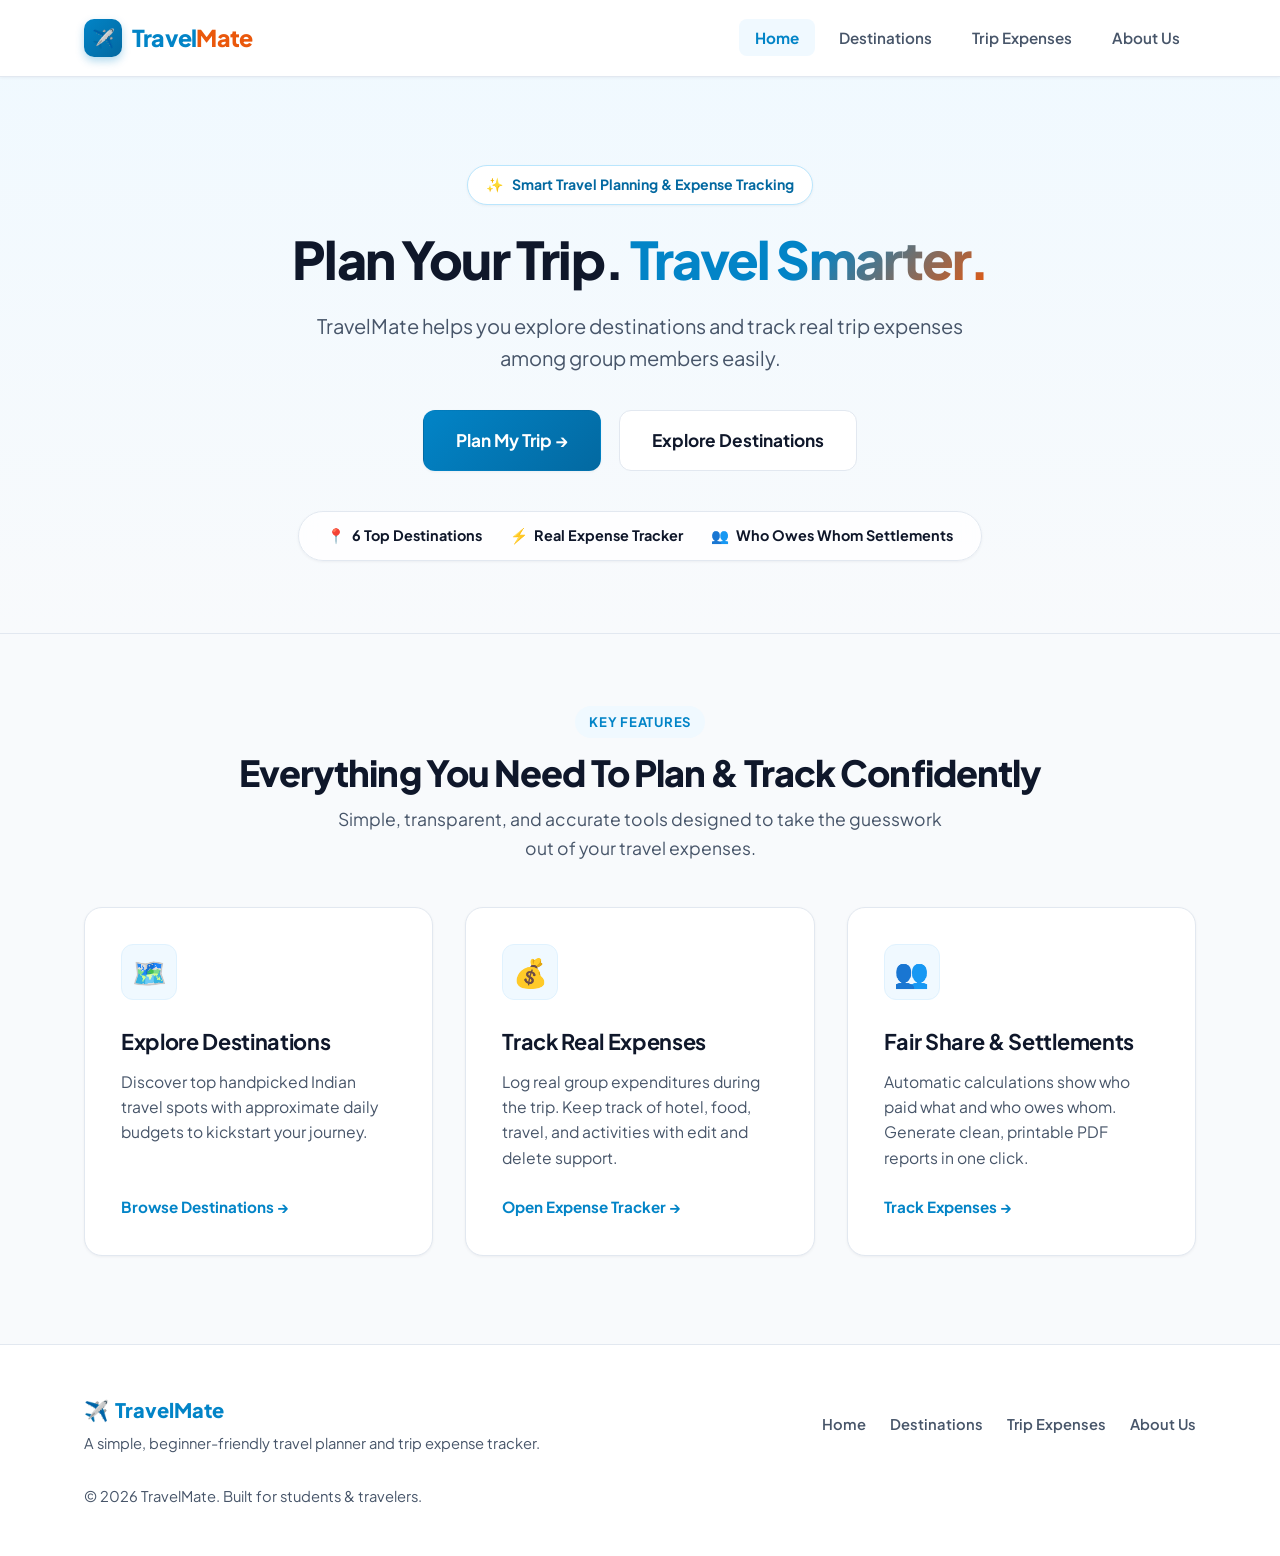
<file: index.html>
<!DOCTYPE html>
<html lang="en">
<head>
  <meta charset="UTF-8">
  <meta name="viewport" content="width=device-width, initial-scale=1.0">
  <title>TravelMate - Plan Your Trip. Travel Smarter.</title>
  <!-- Google Fonts: Plus Jakarta Sans -->
  <link rel="preconnect" href="https://fonts.googleapis.com">
  <link rel="preconnect" href="https://fonts.gstatic.com" crossorigin>
  <link href="https://fonts.googleapis.com/css2?family=Plus+Jakarta+Sans:wght@400;500;600;700;800&display=swap" rel="stylesheet">
  <!-- Main Stylesheet -->
  <link rel="stylesheet" href="css/style.css">
</head>
<body>

  <!-- Navigation Bar -->
  <header class="navbar">
    <div class="container nav-container">
      <a href="index.html" class="logo">
        <div class="logo-icon-wrap">✈️</div>
        <div class="logo-text">Travel<span>Mate</span></div>
      </a>

      <!-- Mobile Menu Toggle Button -->
      <button class="menu-toggle" id="menuToggle" aria-label="Toggle Navigation">
        ☰
      </button>

      <!-- Navigation Links -->
      <nav>
        <ul class="nav-links" id="navLinks">
          <li><a href="index.html" class="nav-link active">Home</a></li>
          <li><a href="destinations.html" class="nav-link">Destinations</a></li>
          <li><a href="budget.html" class="nav-link">Trip Expenses</a></li>
          <li><a href="about.html" class="nav-link">About Us</a></li>
        </ul>
      </nav>
    </div>
  </header>

  <!-- Main Content -->
  <main>
    <!-- Hero Section -->
    <section class="hero">
      <div class="container">
        <div class="hero-content">
          <div class="hero-badge">
            <span>✨</span> Smart Travel Planning & Expense Tracking
          </div>
          <h1 class="hero-title">
            Plan Your Trip. <span>Travel Smarter.</span>
          </h1>
          <p class="hero-desc">
            TravelMate helps you explore destinations and track real trip expenses among group members easily.
          </p>
          <div class="hero-actions">
            <a href="budget.html" class="btn btn-primary btn-lg">Plan My Trip &rarr;</a>
            <a href="destinations.html" class="btn btn-outline btn-lg">Explore Destinations</a>
          </div>
          
          <!-- Trust / Highlights Strip -->
          <div class="hero-stats">
            <div class="hero-stat-item">
              <span>📍</span> <strong>6 Top Destinations</strong>
            </div>
            <div class="hero-stat-item">
              <span>⚡</span> <strong>Real Expense Tracker</strong>
            </div>
            <div class="hero-stat-item">
              <span>👥</span> <strong>Who Owes Whom Settlements</strong>
            </div>
          </div>
        </div>
      </div>
    </section>

    <!-- Features Section -->
    <section class="features-section">
      <div class="container">
        <div class="section-header">
          <span class="section-tag">Key Features</span>
          <h2 class="section-title">Everything You Need To Plan & Track Confidently</h2>
          <p class="section-subtitle">
            Simple, transparent, and accurate tools designed to take the guesswork out of your travel expenses.
          </p>
        </div>

        <div class="features-grid">
          <!-- Feature Card 1 -->
          <div class="feature-card">
            <div class="feature-icon-wrap">🗺️</div>
            <h3 class="feature-title">Explore Destinations</h3>
            <p class="feature-desc">
              Discover top handpicked Indian travel spots with approximate daily budgets to kickstart your journey.
            </p>
            <a href="destinations.html" class="feature-link">Browse Destinations &rarr;</a>
          </div>

          <!-- Feature Card 2 -->
          <div class="feature-card">
            <div class="feature-icon-wrap">💰</div>
            <h3 class="feature-title">Track Real Expenses</h3>
            <p class="feature-desc">
              Log real group expenditures during the trip. Keep track of hotel, food, travel, and activities with edit and delete support.
            </p>
            <a href="budget.html" class="feature-link">Open Expense Tracker &rarr;</a>
          </div>

          <!-- Feature Card 3 -->
          <div class="feature-card">
            <div class="feature-icon-wrap">👥</div>
            <h3 class="feature-title">Fair Share & Settlements</h3>
            <p class="feature-desc">
              Automatic calculations show who paid what and who owes whom. Generate clean, printable PDF reports in one click.
            </p>
            <a href="budget.html" class="feature-link">Track Expenses &rarr;</a>
          </div>
        </div>
      </div>
    </section>
  </main>

  <!-- Footer -->
  <footer class="footer">
    <div class="container footer-content">
      <div>
        <div class="footer-logo">
          <span>✈️</span> TravelMate
        </div>
        <p>A simple, beginner-friendly travel planner and trip expense tracker.</p>
      </div>
      <ul class="footer-links">
        <li><a href="index.html">Home</a></li>
        <li><a href="destinations.html">Destinations</a></li>
        <li><a href="budget.html">Trip Expenses</a></li>
        <li><a href="about.html">About Us</a></li>
      </ul>
      <div>
        <p>&copy; 2026 TravelMate. Built for students & travelers.</p>
      </div>
    </div>
  </footer>

  <!-- Main JavaScript File -->
  <script src="js/script.js"></script>
</body>
</html>
</file>
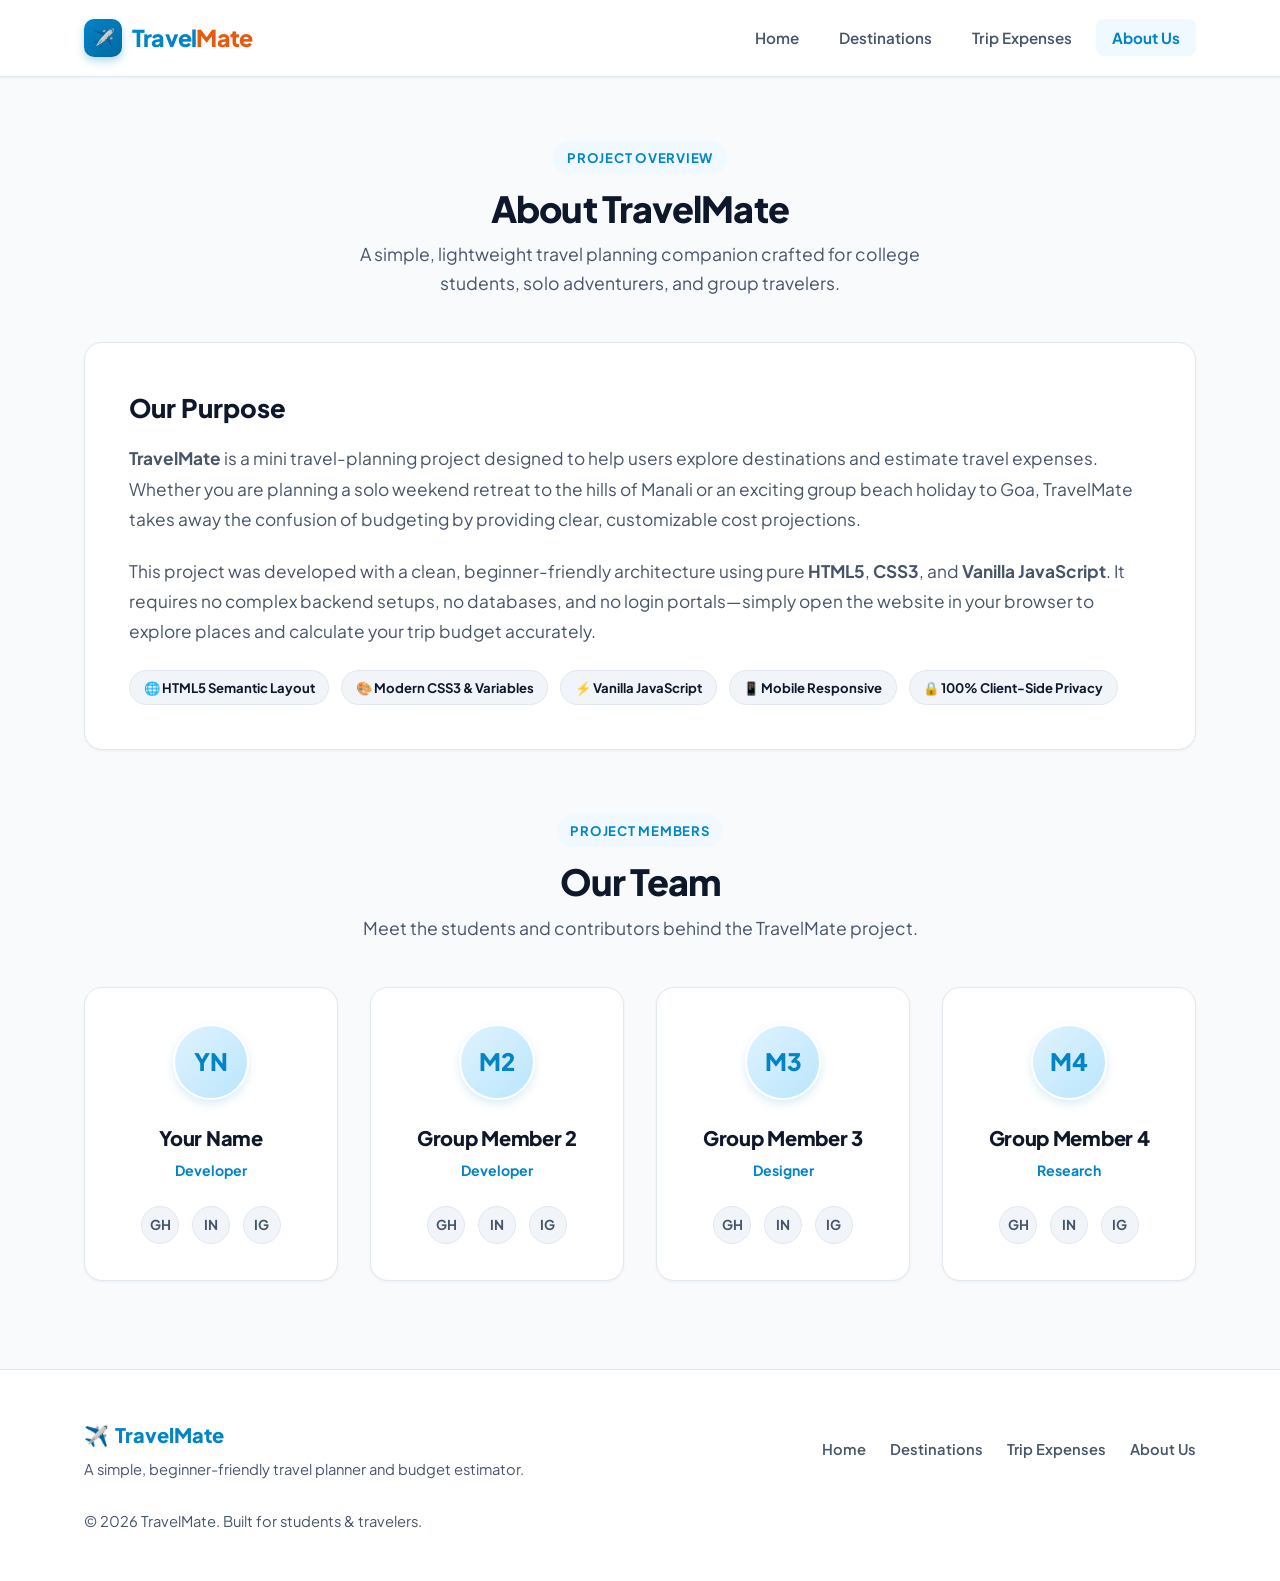
<file: about.html>
<!DOCTYPE html>
<html lang="en">
<head>
  <meta charset="UTF-8">
  <meta name="viewport" content="width=device-width, initial-scale=1.0">
  <title>TravelMate - About Us & Our Team</title>
  <!-- Google Fonts: Plus Jakarta Sans -->
  <link rel="preconnect" href="https://fonts.googleapis.com">
  <link rel="preconnect" href="https://fonts.gstatic.com" crossorigin>
  <link href="https://fonts.googleapis.com/css2?family=Plus+Jakarta+Sans:wght@400;500;600;700;800&display=swap" rel="stylesheet">
  <!-- Main Stylesheet -->
  <link rel="stylesheet" href="css/style.css">
</head>
<body>

  <!-- Navigation Bar -->
  <header class="navbar">
    <div class="container nav-container">
      <a href="index.html" class="logo">
        <div class="logo-icon-wrap">✈️</div>
        <div class="logo-text">Travel<span>Mate</span></div>
      </a>

      <!-- Mobile Menu Toggle Button -->
      <button class="menu-toggle" id="menuToggle" aria-label="Toggle Navigation">
        ☰
      </button>

      <!-- Navigation Links -->
      <nav>
        <ul class="nav-links" id="navLinks">
          <li><a href="index.html" class="nav-link">Home</a></li>
          <li><a href="destinations.html" class="nav-link">Destinations</a></li>
          <li><a href="budget.html" class="nav-link">Trip Expenses</a></li>
          <li><a href="about.html" class="nav-link active">About Us</a></li>
        </ul>
      </nav>
    </div>
  </header>

  <!-- Main Content -->
  <main>
    <section class="about-section">
      <div class="container">
        <!-- Section Header -->
        <div class="section-header">
          <span class="section-tag">Project Overview</span>
          <h1 class="section-title">About TravelMate</h1>
          <p class="section-subtitle">
            A simple, lightweight travel planning companion crafted for college students, solo adventurers, and group travelers.
          </p>
        </div>

        <!-- About Intro Card -->
        <div class="about-intro-card">
          <h2 style="font-size: 1.6rem; font-weight: 800; margin-bottom: 0.85rem; color: var(--text-main);">Our Purpose</h2>
          <p class="about-intro-text">
            <strong>TravelMate</strong> is a mini travel-planning project designed to help users explore destinations and estimate travel expenses.
            Whether you are planning a solo weekend retreat to the hills of Manali or an exciting group beach holiday to Goa, TravelMate takes away the confusion of budgeting by providing clear, customizable cost projections.
          </p>
          <p class="about-intro-text">
            This project was developed with a clean, beginner-friendly architecture using pure <strong>HTML5</strong>, <strong>CSS3</strong>, and <strong>Vanilla JavaScript</strong>. It requires no complex backend setups, no databases, and no login portals—simply open the website in your browser to explore places and calculate your trip budget accurately.
          </p>

          <!-- Tech Stack Highlights -->
          <div class="about-tech-pills">
            <span class="tech-pill">🌐 HTML5 Semantic Layout</span>
            <span class="tech-pill">🎨 Modern CSS3 & Variables</span>
            <span class="tech-pill">⚡ Vanilla JavaScript</span>
            <span class="tech-pill">📱 Mobile Responsive</span>
            <span class="tech-pill">🔒 100% Client-Side Privacy</span>
          </div>
        </div>

        <!-- Team Section Header -->
        <div class="section-header">
          <span class="section-tag">Project Members</span>
          <h2 class="section-title">Our Team</h2>
          <p class="section-subtitle">
            Meet the students and contributors behind the TravelMate project.
          </p>
        </div>

        <!-- Team Grid -->
        <div class="team-grid">
          
          <!-- ========================================================= -->
          <!-- TEAM MEMBER 1                                             -->
          <!-- ========================================================= -->
          <div class="team-card">
            <div class="team-avatar">YN</div>
            
            <!-- Replace "Your Name" with your actual name -->
            <h3 class="team-name">Your Name</h3>
            
            <!-- Replace "Developer" with your preferred role if needed -->
            <div class="team-role">Developer</div>
            
            <div class="team-socials">
              <!-- Replace "YOUR_GITHUB_LINK" with your GitHub profile link (e.g., https://github.com/username) -->
              <a href="YOUR_GITHUB_LINK" class="social-link" title="GitHub" target="_blank" rel="noopener noreferrer">GH</a>
              
              <!-- Replace "YOUR_LINKEDIN_LINK" with your LinkedIn profile link (e.g., https://linkedin.com/in/username) -->
              <a href="YOUR_LINKEDIN_LINK" class="social-link" title="LinkedIn" target="_blank" rel="noopener noreferrer">IN</a>
              
              <!-- Replace "YOUR_INSTAGRAM_LINK" with your Instagram profile link (e.g., https://instagram.com/username) -->
              <a href="YOUR_INSTAGRAM_LINK" class="social-link" title="Instagram" target="_blank" rel="noopener noreferrer">IG</a>
            </div>
          </div>

          <!-- ========================================================= -->
          <!-- TEAM MEMBER 2                                             -->
          <!-- ========================================================= -->
          <div class="team-card">
            <div class="team-avatar">M2</div>
            
            <!-- Replace "Group Member 2" with team member's actual name -->
            <h3 class="team-name">Group Member 2</h3>
            
            <!-- Replace "Developer" with preferred role -->
            <div class="team-role">Developer</div>
            
            <div class="team-socials">
              <!-- Replace "YOUR_GITHUB_LINK" with member 2's GitHub profile link -->
              <a href="YOUR_GITHUB_LINK" class="social-link" title="GitHub" target="_blank" rel="noopener noreferrer">GH</a>
              
              <!-- Replace "YOUR_LINKEDIN_LINK" with member 2's LinkedIn profile link -->
              <a href="YOUR_LINKEDIN_LINK" class="social-link" title="LinkedIn" target="_blank" rel="noopener noreferrer">IN</a>
              
              <!-- Replace "YOUR_INSTAGRAM_LINK" with member 2's Instagram profile link -->
              <a href="YOUR_INSTAGRAM_LINK" class="social-link" title="Instagram" target="_blank" rel="noopener noreferrer">IG</a>
            </div>
          </div>

          <!-- ========================================================= -->
          <!-- TEAM MEMBER 3                                             -->
          <!-- ========================================================= -->
          <div class="team-card">
            <div class="team-avatar">M3</div>
            
            <!-- Replace "Group Member 3" with team member's actual name -->
            <h3 class="team-name">Group Member 3</h3>
            
            <!-- Replace "Designer" with preferred role -->
            <div class="team-role">Designer</div>
            
            <div class="team-socials">
              <!-- Replace "YOUR_GITHUB_LINK" with member 3's GitHub profile link -->
              <a href="YOUR_GITHUB_LINK" class="social-link" title="GitHub" target="_blank" rel="noopener noreferrer">GH</a>
              
              <!-- Replace "YOUR_LINKEDIN_LINK" with member 3's LinkedIn profile link -->
              <a href="YOUR_LINKEDIN_LINK" class="social-link" title="LinkedIn" target="_blank" rel="noopener noreferrer">IN</a>
              
              <!-- Replace "YOUR_INSTAGRAM_LINK" with member 3's Instagram profile link -->
              <a href="YOUR_INSTAGRAM_LINK" class="social-link" title="Instagram" target="_blank" rel="noopener noreferrer">IG</a>
            </div>
          </div>

          <!-- ========================================================= -->
          <!-- TEAM MEMBER 4                                             -->
          <!-- ========================================================= -->
          <div class="team-card">
            <div class="team-avatar">M4</div>
            
            <!-- Replace "Group Member 4" with team member's actual name -->
            <h3 class="team-name">Group Member 4</h3>
            
            <!-- Replace "Research" with preferred role -->
            <div class="team-role">Research</div>
            
            <div class="team-socials">
              <!-- Replace "YOUR_GITHUB_LINK" with member 4's GitHub profile link -->
              <a href="YOUR_GITHUB_LINK" class="social-link" title="GitHub" target="_blank" rel="noopener noreferrer">GH</a>
              
              <!-- Replace "YOUR_LINKEDIN_LINK" with member 4's LinkedIn profile link -->
              <a href="YOUR_LINKEDIN_LINK" class="social-link" title="LinkedIn" target="_blank" rel="noopener noreferrer">IN</a>
              
              <!-- Replace "YOUR_INSTAGRAM_LINK" with member 4's Instagram profile link -->
              <a href="YOUR_INSTAGRAM_LINK" class="social-link" title="Instagram" target="_blank" rel="noopener noreferrer">IG</a>
            </div>
          </div>

        </div>
      </div>
    </section>
  </main>

  <!-- Footer -->
  <footer class="footer">
    <div class="container footer-content">
      <div>
        <div class="footer-logo">
          <span>✈️</span> TravelMate
        </div>
        <p>A simple, beginner-friendly travel planner and budget estimator.</p>
      </div>
      <ul class="footer-links">
        <li><a href="index.html">Home</a></li>
        <li><a href="destinations.html">Destinations</a></li>
        <li><a href="budget.html">Trip Expenses</a></li>
        <li><a href="about.html">About Us</a></li>
      </ul>
      <div>
        <p>&copy; 2026 TravelMate. Built for students & travelers.</p>
      </div>
    </div>
  </footer>

  <!-- Main JavaScript File -->
  <script src="js/script.js"></script>
</body>
</html>
</file>
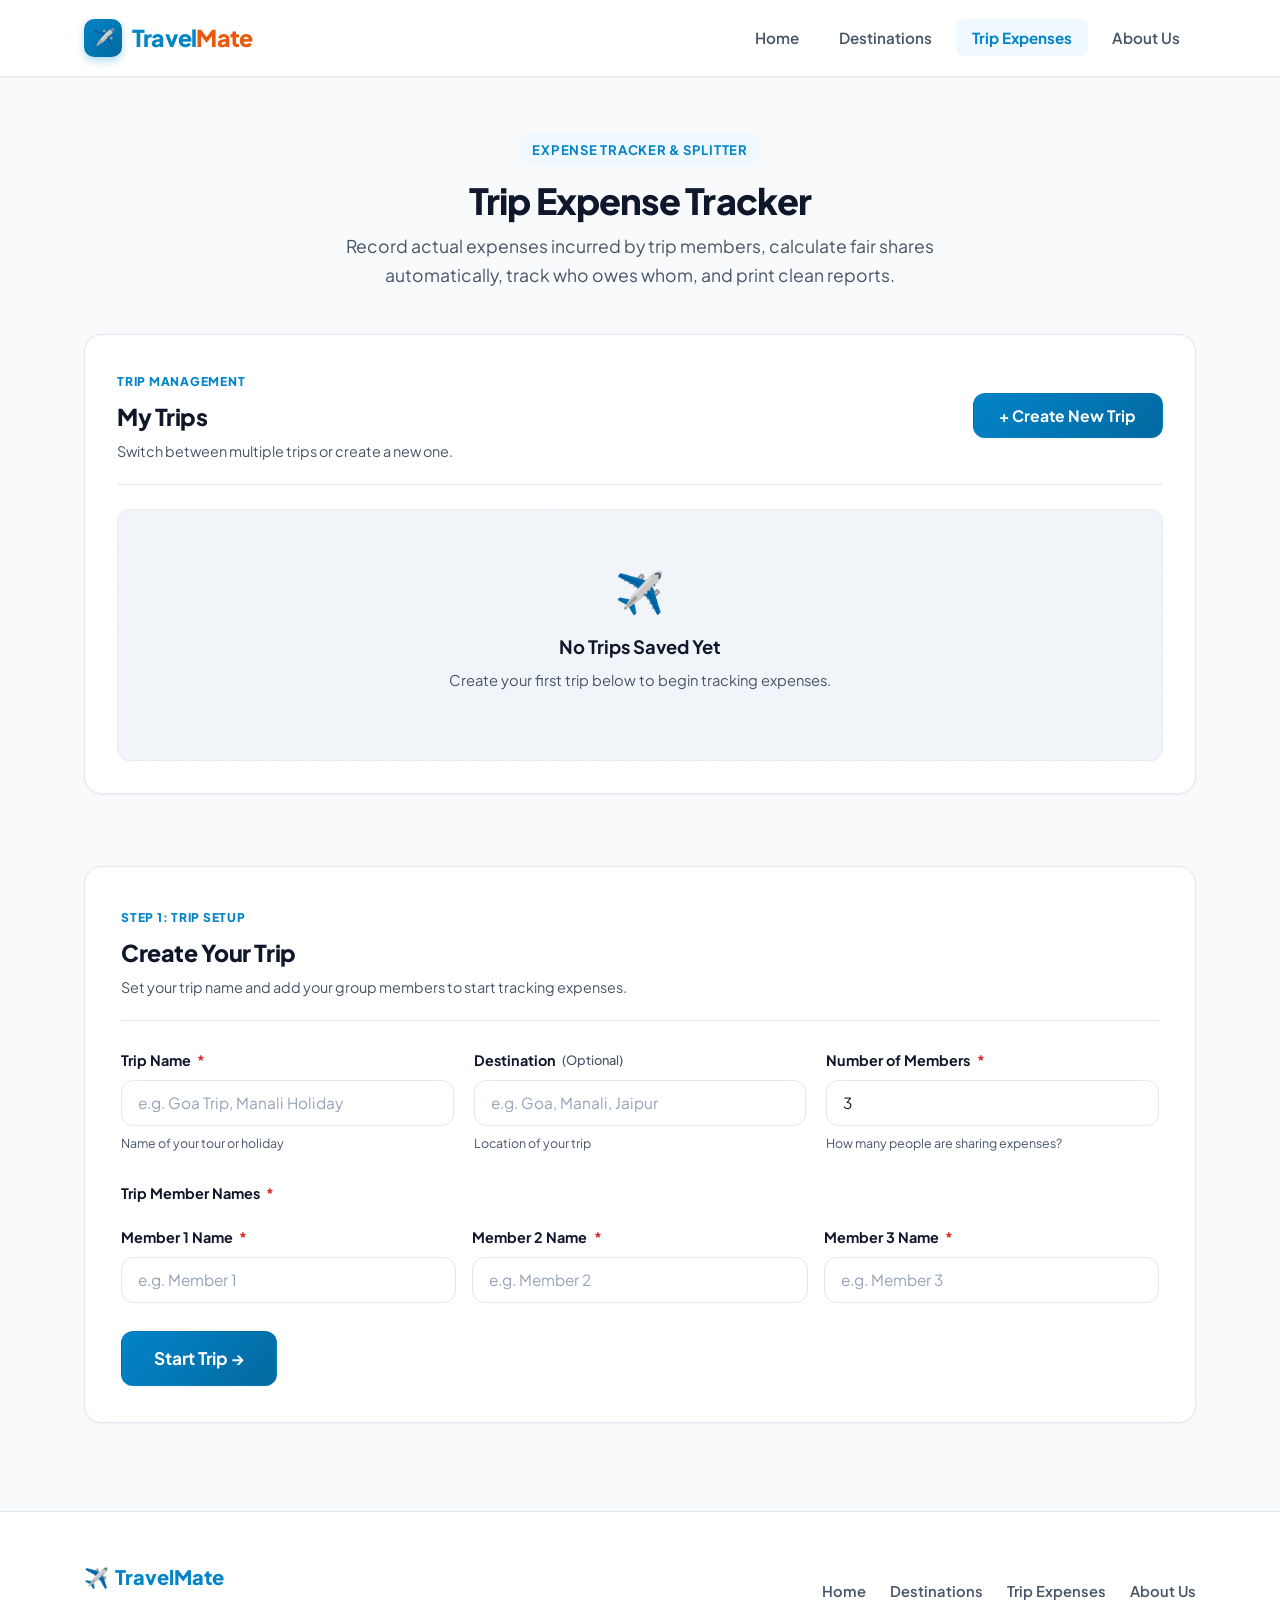
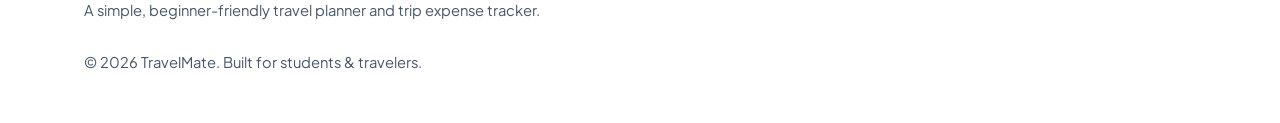
<file: budget.html>
<!DOCTYPE html>
<html lang="en">
<head>
  <meta charset="UTF-8">
  <meta name="viewport" content="width=device-width, initial-scale=1.0">
  <title>TravelMate - Real Trip Expense Tracker</title>
  <!-- Google Fonts: Plus Jakarta Sans -->
  <link rel="preconnect" href="https://fonts.googleapis.com">
  <link rel="preconnect" href="https://fonts.gstatic.com" crossorigin>
  <link href="https://fonts.googleapis.com/css2?family=Plus+Jakarta+Sans:wght@400;500;600;700;800&display=swap" rel="stylesheet">
  <!-- Main Stylesheet -->
  <link rel="stylesheet" href="css/style.css">
</head>
<body>

  <!-- Navigation Bar -->
  <header class="navbar">
    <div class="container nav-container">
      <a href="index.html" class="logo">
        <div class="logo-icon-wrap">✈️</div>
        <div class="logo-text">Travel<span>Mate</span></div>
      </a>

      <!-- Mobile Menu Toggle Button -->
      <button class="menu-toggle" id="menuToggle" aria-label="Toggle Navigation">
        ☰
      </button>

      <!-- Navigation Links -->
      <nav>
        <ul class="nav-links" id="navLinks">
          <li><a href="index.html" class="nav-link">Home</a></li>
          <li><a href="destinations.html" class="nav-link">Destinations</a></li>
          <li><a href="budget.html" class="nav-link active">Trip Expenses</a></li>
          <li><a href="about.html" class="nav-link">About Us</a></li>
        </ul>
      </nav>
    </div>
  </header>

  <!-- Main Content Area -->
  <main>
    <section class="expense-tracker-section">
      <div class="container">
        
        <!-- Section Header -->
        <div class="section-header">
          <span class="section-tag">Expense Tracker & Splitter</span>
          <h1 class="section-title">Trip Expense Tracker</h1>
          <p class="section-subtitle">
            Record actual expenses incurred by trip members, calculate fair shares automatically, track who owes whom, and print clean reports.
          </p>
        </div>

        <div class="tracker-layout">

          <!-- ========================================================= -->
          <!-- 0. MY TRIPS DASHBOARD                                     -->
          <!-- ========================================================= -->
          <div id="myTripsSection" class="my-trips-section">
            <div class="my-trips-header">
              <div>
                <span class="panel-tag">TRIP MANAGEMENT</span>
                <h2 class="panel-title">My Trips</h2>
                <p class="panel-desc">Switch between multiple trips or create a new one.</p>
              </div>
              <button id="btnCreateNewTrip" class="btn btn-primary btn-md">
                + Create New Trip
              </button>
            </div>
            <div id="myTripsGrid" class="my-trips-grid">
              <!-- Dynamically populated trip cards -->
            </div>
          </div>

          <!-- ========================================================= -->
          <!-- 1. ACTIVE TRIP BANNER (Visible when a trip is active)     -->
          <!-- ========================================================= -->
          <div id="activeTripBanner" class="active-trip-banner hidden">
            <div class="active-trip-info">
              <div class="active-trip-label">Currently Viewing</div>
              <div style="display: flex; align-items: center; gap: 0.5rem; flex-wrap: wrap;">
                <h2 id="activeTripTitle" class="active-trip-title" style="margin: 0;">Goa Trip</h2>
                <span id="activeTripDestBadge" class="destination-badge-inline hidden"></span>
              </div>
              <div id="activeMembersList" class="active-members-list">
                <!-- Member chips injected dynamically -->
              </div>
            </div>
            <div style="display: flex; gap: 0.75rem; align-items: center; flex-wrap: wrap;">
              <button id="backToTripsBtn" class="btn btn-outline btn-sm">← My Trips</button>
              <button id="editTripBtn" class="btn btn-outline btn-sm">Edit Members</button>
              <button id="deleteActiveTripBtn" class="btn btn-outline-danger btn-sm">Delete Trip</button>
            </div>
          </div>

          <!-- ========================================================= -->
          <!-- 2. TRIP SETUP PANEL (Shown initially or on edit)          -->
          <!-- ========================================================= -->
          <div id="tripSetupPanel" class="tracker-panel">
            <div class="panel-header">
              <div>
                <span class="panel-tag" id="tripSetupTag">STEP 1: TRIP SETUP</span>
                <h2 class="panel-title" id="tripSetupTitle">Create Your Trip</h2>
                <p class="panel-desc" id="tripSetupDesc">Set your trip name and add your group members to start tracking expenses.</p>
              </div>
            </div>

            <form id="tripSetupForm">
              <div class="form-grid">
                <!-- Trip Name -->
                <div class="form-group">
                  <label for="tripNameInput" class="form-label">
                    <span>Trip Name</span> <span class="req">*</span>
                  </label>
                  <input 
                    type="text" 
                    id="tripNameInput" 
                    class="form-input" 
                    placeholder="e.g. Goa Trip, Manali Holiday" 
                    required
                  >
                  <span class="form-hint">Name of your tour or holiday</span>
                </div>

                <!-- Destination (Optional) -->
                <div class="form-group">
                  <label for="tripDestInput" class="form-label">
                    <span>Destination</span> <span style="font-weight: 500; color: var(--text-muted); font-size: 0.8rem;">(Optional)</span>
                  </label>
                  <input 
                    type="text" 
                    id="tripDestInput" 
                    class="form-input" 
                    placeholder="e.g. Goa, Manali, Jaipur" 
                  >
                  <span class="form-hint">Location of your trip</span>
                </div>

                <!-- Number of Members -->
                <div class="form-group">
                  <label for="numMembersInput" class="form-label">
                    <span>Number of Members</span> <span class="req">*</span>
                  </label>
                  <input 
                    type="number" 
                    id="numMembersInput" 
                    class="form-input" 
                    min="1" 
                    max="20" 
                    value="3" 
                    required
                  >
                  <span class="form-hint">How many people are sharing expenses?</span>
                </div>
              </div>

              <!-- Dynamic Member Name Fields Container -->
              <div style="margin-top: 1rem;">
                <label class="form-label" style="margin-bottom: 0.5rem;">
                  <span>Trip Member Names</span> <span class="req">*</span>
                </label>
                <div id="memberNamesContainer" class="member-inputs-grid">
                  <!-- Injected dynamically based on numMembersInput -->
                </div>
              </div>

              <div style="margin-top: 1.5rem; display: flex; gap: 1rem; align-items: center; flex-wrap: wrap;">
                <button type="submit" id="startTripBtn" class="btn btn-primary btn-lg">
                  Save Trip &rarr;
                </button>
                <button type="button" id="cancelTripSetupBtn" class="btn btn-outline btn-lg hidden">
                  Cancel
                </button>
              </div>
            </form>
          </div>

          <!-- ========================================================= -->
          <!-- 3. ADD / EDIT EXPENSE FORM (Visible once trip is active)   -->
          <!-- ========================================================= -->
          <div id="expenseFormPanel" class="tracker-panel hidden">
            <div class="panel-header">
              <div>
                <span class="panel-tag">STEP 2: ADD EXPENSES</span>
                <h2 class="panel-title">Add Trip Expense</h2>
                <p class="panel-desc">Enter expenses paid by any member during the journey.</p>
              </div>
            </div>

            <!-- Validation Error Alert -->
            <div id="expenseError" class="alert alert-error hidden" role="alert"></div>

            <form id="expenseForm" novalidate>
              <div class="form-grid">
                
                <!-- Who Paid? Dropdown -->
                <div class="form-group">
                  <label for="expensePayer" class="form-label">
                    <span>Who Paid?</span> <span class="req">*</span>
                  </label>
                  <select id="expensePayer" class="form-select" required>
                    <option value="" disabled selected>Select who paid</option>
                    <!-- Injected dynamically from active trip members -->
                  </select>
                  <span class="form-hint">Person who paid the amount</span>
                </div>

                <!-- Expense Description -->
                <div class="form-group">
                  <label for="expenseName" class="form-label">
                    <span>Expense Name</span> <span class="req">*</span>
                  </label>
                  <input 
                    type="text" 
                    id="expenseName" 
                    class="form-input" 
                    placeholder="e.g. Hotel Stay, Dinner, Fuel, Entry Passes" 
                    required
                  >
                  <span class="form-hint">Short description of what was bought</span>
                </div>

                <!-- Category Dropdown -->
                <div class="form-group">
                  <label for="expenseCategory" class="form-label">
                    <span>Category</span> <span class="req">*</span>
                  </label>
                  <select id="expenseCategory" class="form-select" required>
                    <option value="Food">Food</option>
                    <option value="Hotel / Stay">Hotel / Stay</option>
                    <option value="Travel">Travel</option>
                    <option value="Activities">Activities</option>
                    <option value="Shopping">Shopping</option>
                    <option value="Other">Other</option>
                  </select>
                  <span class="form-hint">Type of expenditure</span>
                </div>

                <!-- Amount -->
                <div class="form-group">
                  <label for="expenseAmount" class="form-label">
                    <span>Amount (₹)</span> <span class="req">*</span>
                  </label>
                  <div class="input-icon-wrap">
                    <span class="input-icon">₹</span>
                    <input 
                      type="number" 
                      id="expenseAmount" 
                      class="form-input has-icon" 
                      min="1" 
                      step="any" 
                      placeholder="e.g. 1500" 
                      required
                    >
                  </div>
                  <span class="form-hint">Actual amount paid in INR</span>
                </div>

                <!-- Date -->
                <div class="form-group">
                  <label for="expenseDate" class="form-label">
                    <span>Date</span> <span class="req">*</span>
                  </label>
                  <input 
                    type="date" 
                    id="expenseDate" 
                    class="form-input" 
                    required
                  >
                  <span class="form-hint">Date of transaction</span>
                </div>

              </div>

              <div style="display: flex; gap: 1rem; align-items: center; flex-wrap: wrap;">
                <button type="submit" id="addExpenseBtn" class="btn btn-primary btn-lg">
                  + Add Expense
                </button>
                <button type="button" id="cancelEditBtn" class="btn btn-outline btn-lg hidden">
                  Cancel Edit
                </button>
              </div>
            </form>
          </div>

          <!-- ========================================================= -->
          <!-- 4. EXPENSE HISTORY TABLE                                  -->
          <!-- ========================================================= -->
          <div id="expenseHistoryPanel" class="tracker-panel hidden">
            <div class="panel-header">
              <div>
                <span class="panel-tag">STEP 3: EXPENSE HISTORY</span>
                <h2 class="panel-title">Recorded Expenses</h2>
                <p class="panel-desc">All expenses logged for this trip with edit and delete options.</p>
              </div>
            </div>

            <div class="table-responsive">
              <table class="expense-table">
                <thead>
                  <tr>
                    <th>Date</th>
                    <th>Person</th>
                    <th>Expense</th>
                    <th>Category</th>
                    <th>Amount</th>
                    <th>Actions</th>
                  </tr>
                </thead>
                <tbody id="expenseTableBody">
                  <!-- Dynamically rendered expense rows -->
                </tbody>
              </table>
            </div>

            <!-- Empty State -->
            <div id="emptyExpenseState" class="empty-state hidden">
              <div class="empty-state-icon">🧾</div>
              <h3 style="font-size: 1.15rem; font-weight: 700; color: var(--text-main); margin-bottom: 0.35rem;">No Expenses Recorded Yet</h3>
              <p style="font-size: 0.95rem;">Use the form above to add your first expense.</p>
            </div>
          </div>

          <!-- ========================================================= -->
          <!-- 5. FINANCIAL SUMMARY & SETTLEMENT ENGINE                 -->
          <!-- ========================================================= -->
          <div id="summaryPanel" class="tracker-panel hidden">
            <div class="panel-header">
              <div>
                <span class="panel-tag" style="color: var(--secondary);">STEP 4: FINANCIAL SUMMARY & SETTLEMENT</span>
                <h2 class="panel-title">Trip Totals & Who Owes Whom</h2>
                <p class="panel-desc">Automatic fair-share distribution and balance settlements.</p>
              </div>
            </div>

            <!-- Key Metric Highlights -->
            <div class="metrics-grid">
              <div class="metric-card primary">
                <div class="metric-label">Total Trip Expense</div>
                <div class="metric-value" id="totalTripExpense">₹0</div>
              </div>
              <div class="metric-card">
                <div class="metric-label">Active Members</div>
                <div class="metric-value" id="totalMembersCount">0</div>
              </div>
              <div class="metric-card accent">
                <div class="metric-label">Average Per Person (Fair Share)</div>
                <div class="metric-value" id="averageExpensePerPerson">₹0</div>
              </div>
            </div>

            <!-- Member Payment Summary Table -->
            <h3 style="font-size: 1.2rem; font-weight: 800; color: var(--text-main); margin-bottom: 0.85rem;">
              Member Payment Breakdown
            </h3>
            <div class="table-responsive" style="margin-bottom: 2rem;">
              <table class="expense-table">
                <thead>
                  <tr>
                    <th>Member</th>
                    <th style="text-align: right;">Total Paid</th>
                    <th style="text-align: right;">Fair Share</th>
                    <th style="text-align: right;">Balance</th>
                  </tr>
                </thead>
                <tbody id="memberSummaryBody">
                  <!-- Dynamically rendered member rows -->
                </tbody>
              </table>
            </div>

            <!-- Direct Pair-wise Settlements (Who Pays Whom) -->
            <div style="margin-top: 1.5rem; margin-bottom: 2rem;">
              <h3 style="font-size: 1.2rem; font-weight: 800; color: var(--text-main); margin-bottom: 0.35rem;">
                💸 Direct Settlement Plan (Who Pays Whom)
              </h3>
              <p style="font-size: 0.9rem; color: var(--text-muted); margin-bottom: 1rem;">
                Direct debtor-to-creditor transfers to settle all group debts with minimum transactions.
              </p>
              <div id="pairSettlementList" class="pair-settlement-list">
                <!-- Injected dynamically, e.g. "Rahul pays Honey ₹1,000" -->
              </div>
            </div>

            <!-- Settlement Cards (Individual Member Balances) -->
            <h3 style="font-size: 1.2rem; font-weight: 800; color: var(--text-main); margin-bottom: 0.5rem;">
              Individual Member Balances
            </h3>
            <p style="font-size: 0.9rem; color: var(--text-muted); margin-bottom: 1rem;">
              Net balance for each member: whether they should pay or receive.
            </p>
            <div id="settlementList" class="settlement-grid">
              <!-- Injected dynamically -->
            </div>
          </div>

          <!-- ========================================================= -->
          <!-- 6. PRINT & PDF REPORT ACTION BAR                          -->
          <!-- ========================================================= -->
          <div class="print-actions-bar hidden">
            <div>
              <h3 style="font-size: 1.15rem; font-weight: 800; color: var(--text-main); margin-bottom: 0.25rem;">
                Print or Export Trip Report
              </h3>
              <p class="print-tip">
                Tip: Choose <strong>"Save as PDF"</strong> in the browser print dialog to save your complete report.
              </p>
            </div>
            <button id="printReportBtn" class="btn btn-secondary btn-lg">
              🖨️ Print Trip Report
            </button>
          </div>

        </div>

      </div>
    </section>

    <!-- ============================================================= -->
    <!-- DEDICATED PRINTABLE REPORT CONTAINER (Visible only in print)  -->
    <!-- ============================================================= -->
    <div id="printableReport" class="print-report-container">
      <!-- Injected dynamically for printing -->
    </div>

  </main>

  <!-- Footer -->
  <footer class="footer">
    <div class="container footer-content">
      <div>
        <div class="footer-logo">
          <span>✈️</span> TravelMate
        </div>
        <p>A simple, beginner-friendly travel planner and trip expense tracker.</p>
      </div>
      <ul class="footer-links">
        <li><a href="index.html">Home</a></li>
        <li><a href="destinations.html">Destinations</a></li>
        <li><a href="budget.html">Trip Expenses</a></li>
        <li><a href="about.html">About Us</a></li>
      </ul>
      <div>
        <p>&copy; 2026 TravelMate. Built for students & travelers.</p>
      </div>
    </div>
  </footer>

  <!-- Main JavaScript File -->
  <script src="js/script.js"></script>
</body>
</html>
</file>
<file: css/style.css>
/* ===================================================
   TravelMate - Modern Travel Planning Website
   Polished College Mini-Project Stylesheet
   =================================================== */

@import url('https://fonts.googleapis.com/css2?family=Plus+Jakarta+Sans:wght@400;500;600;700;800&display=swap');

/* CSS Variables (Design Tokens) */
:root {
  /* Brand Colors */
  --primary: #0284c7;             /* Sky/Ocean Blue */
  --primary-hover: #0369a1;
  --primary-light: #f0f9ff;
  --primary-glow: rgba(2, 132, 199, 0.15);
  
  --secondary: #ea580c;           /* Warm Sunset Coral/Orange */
  --secondary-hover: #c2410c;
  --secondary-light: #fff7ed;
  
  --accent: #059669;              /* Emerald for settlements / positive balance */
  --accent-light: #ecfdf5;

  /* Neutrals & Surfaces */
  --bg-page: #f8fafc;             /* Slate 50 */
  --bg-card: #ffffff;
  --bg-subtle: #f1f5f9;           /* Slate 100 */
  --bg-input: #ffffff;
  
  /* Text */
  --text-main: #0f172a;           /* Slate 900 */
  --text-muted: #475569;          /* Slate 600 - high contrast */
  --text-light: #94a3b8;          /* Slate 400 */
  
  /* Borders */
  --border: #e2e8f0;              /* Slate 200 */
  --border-hover: #cbd5e1;
  --border-focus: #38bdf8;
  
  /* Feedback */
  --error: #dc2626;
  --error-bg: #fef2f2;
  --error-border: #fecaca;
  
  /* Radii */
  --radius-sm: 8px;
  --radius-md: 12px;
  --radius-lg: 18px;
  --radius-full: 9999px;
  
  /* Shadows */
  --shadow-sm: 0 1px 3px 0 rgba(15, 23, 42, 0.05);
  --shadow-md: 0 4px 12px -2px rgba(15, 23, 42, 0.07), 0 2px 4px -1px rgba(15, 23, 42, 0.04);
  --shadow-lg: 0 12px 28px -4px rgba(15, 23, 42, 0.1), 0 4px 8px -2px rgba(15, 23, 42, 0.04);
  --shadow-primary: 0 10px 20px -3px rgba(2, 132, 199, 0.25);
  
  /* Transitions */
  --transition: all 0.22s cubic-bezier(0.4, 0, 0.2, 1);
  --max-width: 1160px;
}

/* Base & Reset */
*, *::before, *::after {
  box-sizing: border-box;
  margin: 0;
  padding: 0;
}

html {
  scroll-behavior: smooth;
  font-size: 16px;
}

body {
  font-family: 'Plus Jakarta Sans', -apple-system, BlinkMacSystemFont, "Segoe UI", Roboto, sans-serif;
  color: var(--text-main);
  background-color: var(--bg-page);
  line-height: 1.65;
  min-height: 100vh;
  display: flex;
  flex-direction: column;
  -webkit-font-smoothing: antialiased;
}

main {
  flex: 1;
}

a {
  color: inherit;
  text-decoration: none;
}

img {
  max-width: 100%;
  height: auto;
  display: block;
}

/* Container */
.container {
  width: 100%;
  max-width: var(--max-width);
  margin: 0 auto;
  padding: 0 1.5rem;
}

/* Section Header Typography */
.section-header {
  text-align: center;
  margin-bottom: 2.75rem;
}

.section-tag {
  display: inline-flex;
  align-items: center;
  gap: 0.4rem;
  font-size: 0.82rem;
  font-weight: 700;
  text-transform: uppercase;
  letter-spacing: 0.75px;
  color: var(--primary);
  background-color: var(--primary-light);
  padding: 0.35rem 0.85rem;
  border-radius: var(--radius-full);
  margin-bottom: 0.75rem;
}

.section-title {
  font-size: 2.25rem;
  font-weight: 800;
  color: var(--text-main);
  letter-spacing: -0.025em;
  margin-bottom: 0.6rem;
  line-height: 1.25;
}

.section-subtitle {
  font-size: 1.1rem;
  color: var(--text-muted);
  max-width: 620px;
  margin: 0 auto;
  font-weight: 400;
}

/* ===================================================
   Navigation Bar
   =================================================== */
.navbar {
  background-color: rgba(255, 255, 255, 0.95);
  backdrop-filter: blur(12px);
  -webkit-backdrop-filter: blur(12px);
  border-bottom: 1px solid var(--border);
  position: sticky;
  top: 0;
  z-index: 100;
  box-shadow: var(--shadow-sm);
  transition: var(--transition);
}

.nav-container {
  display: flex;
  align-items: center;
  justify-content: space-between;
  height: 76px;
}

.logo {
  display: flex;
  align-items: center;
  gap: 0.6rem;
  font-size: 1.45rem;
  font-weight: 800;
  color: var(--primary);
  letter-spacing: -0.03em;
  transition: var(--transition);
}

.logo:hover {
  opacity: 0.9;
  transform: translateY(-1px);
}

.logo-icon-wrap {
  width: 38px;
  height: 38px;
  border-radius: 10px;
  background: linear-gradient(135deg, var(--primary) 0%, var(--primary-hover) 100%);
  color: #ffffff;
  display: flex;
  align-items: center;
  justify-content: center;
  font-size: 1.15rem;
  box-shadow: 0 4px 8px rgba(2, 132, 199, 0.3);
}

.logo-text span {
  color: var(--secondary);
}

.nav-links {
  display: flex;
  list-style: none;
  gap: 0.5rem;
  align-items: center;
}

.nav-link {
  font-size: 0.95rem;
  font-weight: 600;
  color: var(--text-muted);
  padding: 0.55rem 1rem;
  border-radius: var(--radius-sm);
  transition: var(--transition);
}

.nav-link:hover {
  color: var(--primary);
  background-color: var(--primary-light);
}

.nav-link.active {
  color: var(--primary);
  background-color: var(--primary-light);
  font-weight: 700;
}

.menu-toggle {
  display: none;
  background: none;
  border: 1px solid var(--border);
  border-radius: var(--radius-sm);
  padding: 0.5rem 0.75rem;
  cursor: pointer;
  color: var(--text-main);
  font-size: 1.25rem;
  transition: var(--transition);
}

.menu-toggle:hover {
  background-color: var(--bg-subtle);
}

/* ===================================================
   Buttons
   =================================================== */
.btn {
  display: inline-flex;
  align-items: center;
  justify-content: center;
  gap: 0.5rem;
  font-size: 0.98rem;
  font-weight: 700;
  padding: 0.75rem 1.6rem;
  border-radius: var(--radius-md);
  border: 1px solid transparent;
  cursor: pointer;
  transition: var(--transition);
  text-align: center;
  font-family: inherit;
}

.btn-primary {
  background: linear-gradient(135deg, var(--primary) 0%, var(--primary-hover) 100%);
  color: #ffffff;
  box-shadow: var(--shadow-sm);
}

.btn-primary:hover {
  transform: translateY(-2px);
  box-shadow: var(--shadow-primary);
}

.btn-secondary {
  background: linear-gradient(135deg, var(--secondary) 0%, var(--secondary-hover) 100%);
  color: #ffffff;
  box-shadow: var(--shadow-sm);
}

.btn-secondary:hover {
  transform: translateY(-2px);
  box-shadow: 0 10px 20px -3px rgba(234, 88, 12, 0.25);
}

.btn-outline {
  background-color: #ffffff;
  border-color: var(--border);
  color: var(--text-main);
}

.btn-outline:hover {
  border-color: var(--primary);
  color: var(--primary);
  background-color: var(--primary-light);
  transform: translateY(-2px);
}

.btn-outline-danger {
  background-color: #ffffff;
  border-color: var(--error-border);
  color: var(--error);
}

.btn-outline-danger:hover {
  background-color: var(--error-bg);
  border-color: var(--error);
}

.btn-sm {
  padding: 0.45rem 0.9rem;
  font-size: 0.85rem;
  border-radius: var(--radius-sm);
}

.btn-lg {
  padding: 0.95rem 2rem;
  font-size: 1.08rem;
  border-radius: var(--radius-md);
}

/* ===================================================
   Home Page Hero & Features
   =================================================== */
.hero {
  position: relative;
  padding: 5.5rem 0 4.5rem;
  background: 
    linear-gradient(180deg, rgba(240, 249, 255, 0.92) 0%, rgba(248, 250, 252, 0.96) 100%),
    url('https://images.unsplash.com/photo-1488646953014-85cb44e25828?w=1600&auto=format&fit=crop&q=80') center/cover no-repeat;
  text-align: center;
  border-bottom: 1px solid var(--border);
}

.hero-content {
  max-width: 780px;
  margin: 0 auto;
}

.hero-badge {
  display: inline-flex;
  align-items: center;
  gap: 0.5rem;
  padding: 0.45rem 1.1rem;
  background-color: #ffffff;
  border: 1px solid #bae6fd;
  color: var(--primary-hover);
  border-radius: var(--radius-full);
  font-size: 0.88rem;
  font-weight: 700;
  margin-bottom: 1.5rem;
  box-shadow: var(--shadow-sm);
}

.hero-title {
  font-size: 3.25rem;
  font-weight: 800;
  letter-spacing: -0.035em;
  color: var(--text-main);
  margin-bottom: 1.25rem;
  line-height: 1.18;
}

.hero-title span {
  background: linear-gradient(135deg, var(--primary) 0%, #0284c7 50%, var(--secondary) 100%);
  -webkit-background-clip: text;
  -webkit-text-fill-color: transparent;
}

.hero-desc {
  font-size: 1.25rem;
  color: var(--text-muted);
  max-width: 650px;
  margin: 0 auto 2.25rem;
  line-height: 1.6;
}

.hero-actions {
  display: flex;
  gap: 1.1rem;
  justify-content: center;
  flex-wrap: wrap;
  margin-bottom: 2.5rem;
}

.hero-stats {
  display: inline-flex;
  align-items: center;
  gap: 1.75rem;
  padding: 0.75rem 1.75rem;
  background-color: rgba(255, 255, 255, 0.8);
  backdrop-filter: blur(8px);
  border: 1px solid var(--border);
  border-radius: var(--radius-full);
  font-size: 0.9rem;
  color: var(--text-muted);
  box-shadow: var(--shadow-sm);
}

.hero-stat-item {
  display: flex;
  align-items: center;
  gap: 0.4rem;
  font-weight: 600;
}

.hero-stat-item strong {
  color: var(--text-main);
}

/* Features Section */
.features-section {
  padding: 4.5rem 0 5.5rem;
}

.features-grid {
  display: grid;
  grid-template-columns: repeat(auto-fit, minmax(300px, 1fr));
  gap: 2rem;
}

.feature-card {
  background-color: var(--bg-card);
  padding: 2.25rem;
  border-radius: var(--radius-lg);
  border: 1px solid var(--border);
  box-shadow: var(--shadow-sm);
  transition: var(--transition);
  display: flex;
  flex-direction: column;
  position: relative;
  overflow: hidden;
}

.feature-card::before {
  content: "";
  position: absolute;
  top: 0;
  left: 0;
  right: 0;
  height: 4px;
  background: linear-gradient(90deg, var(--primary) 0%, var(--secondary) 100%);
  opacity: 0;
  transition: var(--transition);
}

.feature-card:hover {
  transform: translateY(-6px);
  box-shadow: var(--shadow-lg);
  border-color: #cbd5e1;
}

.feature-card:hover::before {
  opacity: 1;
}

.feature-icon-wrap {
  width: 56px;
  height: 56px;
  border-radius: var(--radius-md);
  background-color: var(--primary-light);
  color: var(--primary);
  display: flex;
  align-items: center;
  justify-content: center;
  font-size: 1.75rem;
  margin-bottom: 1.5rem;
  border: 1px solid #e0f2fe;
}

.feature-title {
  font-size: 1.35rem;
  font-weight: 700;
  color: var(--text-main);
  margin-bottom: 0.6rem;
  letter-spacing: -0.015em;
}

.feature-desc {
  color: var(--text-muted);
  font-size: 0.98rem;
  margin-bottom: 1.5rem;
  flex: 1;
  line-height: 1.6;
}

.feature-link {
  display: inline-flex;
  align-items: center;
  gap: 0.4rem;
  color: var(--primary);
  font-weight: 700;
  font-size: 0.95rem;
  transition: var(--transition);
}

.feature-link:hover {
  color: var(--primary-hover);
  transform: translateX(3px);
}

/* ===================================================
   Destinations Page
   =================================================== */
.destinations-section {
  padding: 4rem 0 5.5rem;
}

.destinations-grid {
  display: grid;
  grid-template-columns: repeat(auto-fill, minmax(340px, 1fr));
  gap: 2.25rem;
}

.destination-card {
  background-color: var(--bg-card);
  border-radius: var(--radius-lg);
  border: 1px solid var(--border);
  overflow: hidden;
  box-shadow: var(--shadow-sm);
  transition: var(--transition);
  display: flex;
  flex-direction: column;
}

.destination-card:hover {
  transform: translateY(-6px);
  box-shadow: var(--shadow-lg);
  border-color: #cbd5e1;
}

.destination-image-wrapper {
  position: relative;
  width: 100%;
  height: 225px;
  background-color: #e2e8f0;
  overflow: hidden;
}

.destination-image {
  width: 100%;
  height: 100%;
  object-fit: cover;
  transition: transform 0.45s cubic-bezier(0.4, 0, 0.2, 1);
}

.destination-card:hover .destination-image {
  transform: scale(1.06);
}

.destination-badge {
  position: absolute;
  top: 1rem;
  right: 1rem;
  background-color: rgba(15, 23, 42, 0.85);
  backdrop-filter: blur(6px);
  -webkit-backdrop-filter: blur(6px);
  color: #ffffff;
  padding: 0.35rem 0.85rem;
  border-radius: var(--radius-full);
  font-size: 0.78rem;
  font-weight: 700;
  letter-spacing: 0.3px;
  box-shadow: 0 2px 6px rgba(0,0,0,0.2);
}

.destination-content {
  padding: 1.75rem;
  display: flex;
  flex-direction: column;
  flex: 1;
}

.destination-name {
  font-size: 1.45rem;
  font-weight: 800;
  color: var(--text-main);
  margin-bottom: 0.45rem;
  letter-spacing: -0.02em;
}

.destination-desc {
  color: var(--text-muted);
  font-size: 0.95rem;
  margin-bottom: 1.5rem;
  flex: 1;
  line-height: 1.6;
}

.destination-footer {
  display: flex;
  align-items: center;
  justify-content: space-between;
  padding-top: 1.25rem;
  border-top: 1px solid var(--border);
}

.destination-budget-label {
  font-size: 0.75rem;
  color: var(--text-muted);
  text-transform: uppercase;
  font-weight: 700;
  letter-spacing: 0.6px;
  margin-bottom: 0.15rem;
}

.destination-budget-val {
  font-size: 1.15rem;
  font-weight: 800;
  color: var(--primary);
}

/* ===================================================
   Trip Expenses Tracker & Splitter Styles
   =================================================== */
.expense-tracker-section {
  padding: 3.5rem 0 5.5rem;
}

.tracker-layout {
  display: flex;
  flex-direction: column;
  gap: 2.5rem;
}

/* Generic Panel Card */
.tracker-panel {
  background-color: var(--bg-card);
  border-radius: var(--radius-lg);
  border: 1px solid var(--border);
  box-shadow: var(--shadow-sm);
  padding: 2.25rem;
}

.panel-header {
  border-bottom: 1px solid var(--border);
  padding-bottom: 1.25rem;
  margin-bottom: 1.75rem;
  display: flex;
  align-items: center;
  justify-content: space-between;
  flex-wrap: wrap;
  gap: 1rem;
}

.panel-tag {
  font-size: 0.75rem;
  font-weight: 800;
  text-transform: uppercase;
  letter-spacing: 0.75px;
  color: var(--primary);
  display: inline-block;
  margin-bottom: 0.35rem;
}

.panel-title {
  font-size: 1.45rem;
  font-weight: 800;
  color: var(--text-main);
  letter-spacing: -0.02em;
}

.panel-desc {
  font-size: 0.9rem;
  color: var(--text-muted);
  margin-top: 0.25rem;
}

/* ===================================================
   My Trips Dashboard
   =================================================== */
.my-trips-section {
  background-color: var(--bg-card);
  border-radius: var(--radius-lg);
  border: 1px solid var(--border);
  box-shadow: var(--shadow-sm);
  padding: 2rem;
  margin-bottom: 2rem;
}

.my-trips-header {
  display: flex;
  align-items: center;
  justify-content: space-between;
  flex-wrap: wrap;
  gap: 1rem;
  padding-bottom: 1.25rem;
  border-bottom: 1px solid var(--border);
  margin-bottom: 1.5rem;
}

.my-trips-grid {
  display: grid;
  grid-template-columns: repeat(auto-fill, minmax(300px, 1fr));
  gap: 1.5rem;
}

.trip-card {
  background-color: #ffffff;
  border-radius: var(--radius-md);
  border: 1.5px solid var(--border);
  box-shadow: var(--shadow-sm);
  padding: 1.5rem;
  display: flex;
  flex-direction: column;
  gap: 1rem;
  position: relative;
  transition: var(--transition);
}

.trip-card:hover {
  transform: translateY(-3px);
  box-shadow: var(--shadow-md);
  border-color: #cbd5e1;
}

.trip-card.active {
  border-color: var(--primary);
  box-shadow: 0 0 0 2px var(--primary-light), var(--shadow-md);
  background: linear-gradient(180deg, #f0f9ff 0%, #ffffff 40%);
}

.trip-card-header {
  display: flex;
  align-items: flex-start;
  justify-content: space-between;
  gap: 0.5rem;
}

.trip-card-title {
  font-size: 1.25rem;
  font-weight: 800;
  color: var(--text-main);
  letter-spacing: -0.01em;
  margin-bottom: 0.25rem;
}

.trip-badge-active {
  display: inline-flex;
  align-items: center;
  gap: 0.3rem;
  background-color: var(--primary);
  color: #ffffff;
  font-size: 0.72rem;
  font-weight: 800;
  text-transform: uppercase;
  letter-spacing: 0.5px;
  padding: 0.25rem 0.6rem;
  border-radius: var(--radius-full);
}

.trip-badge-dest {
  display: inline-flex;
  align-items: center;
  gap: 0.25rem;
  background-color: var(--bg-subtle);
  color: var(--text-muted);
  font-size: 0.75rem;
  font-weight: 700;
  padding: 0.2rem 0.55rem;
  border-radius: var(--radius-full);
  border: 1px solid var(--border);
}

.trip-card-members {
  font-size: 0.85rem;
  color: var(--text-muted);
  display: flex;
  flex-direction: column;
  gap: 0.25rem;
}

.trip-members-chips {
  display: flex;
  flex-wrap: wrap;
  gap: 0.35rem;
  margin-top: 0.25rem;
}

.trip-member-tag {
  font-size: 0.75rem;
  font-weight: 600;
  background-color: var(--bg-subtle);
  border: 1px solid var(--border);
  padding: 0.15rem 0.5rem;
  border-radius: var(--radius-sm);
  color: var(--text-main);
}

.trip-card-stats {
  display: flex;
  justify-content: space-between;
  align-items: center;
  padding: 0.75rem 1rem;
  background-color: var(--bg-subtle);
  border-radius: var(--radius-sm);
  border: 1px solid var(--border);
}

.trip-card-total-label {
  font-size: 0.75rem;
  font-weight: 700;
  text-transform: uppercase;
  letter-spacing: 0.5px;
  color: var(--text-muted);
}

.trip-card-total-val {
  font-size: 1.15rem;
  font-weight: 800;
  color: var(--primary);
}

.trip-card-actions {
  display: flex;
  gap: 0.5rem;
  margin-top: auto;
  padding-top: 0.5rem;
}

.trip-card-actions .btn {
  flex: 1;
}

.empty-trips-card {
  grid-column: 1 / -1;
  text-align: center;
  padding: 3rem 1.5rem;
  background-color: var(--bg-subtle);
  border-radius: var(--radius-md);
  border: 1.5px dashed var(--border);
  color: var(--text-muted);
}

.destination-badge-inline {
  display: inline-flex;
  align-items: center;
  gap: 0.3rem;
  background-color: #e0f2fe;
  color: #0369a1;
  border: 1px solid #7dd3fc;
  padding: 0.2rem 0.65rem;
  border-radius: var(--radius-full);
  font-size: 0.8rem;
  font-weight: 700;
  vertical-align: middle;
  margin-left: 0.5rem;
}

/* Pair-wise Direct Settlements */
.pair-settlement-list {
  display: grid;
  grid-template-columns: repeat(auto-fit, minmax(280px, 1fr));
  gap: 0.85rem;
}

.pair-settlement-item {
  display: flex;
  align-items: center;
  justify-content: space-between;
  gap: 0.75rem;
  padding: 1rem 1.25rem;
  background-color: #ffffff;
  border-radius: var(--radius-md);
  border: 1.5px solid #fed7aa;
  background: linear-gradient(135deg, #fffbeb 0%, #fff7ed 100%);
  box-shadow: var(--shadow-sm);
}

.pair-settlement-item.settled-clean {
  background: #f0fdf4;
  border-color: #bbf7d0;
}

.pair-settlement-desc {
  display: flex;
  align-items: center;
  gap: 0.5rem;
  font-weight: 700;
  font-size: 0.95rem;
  color: var(--text-main);
  flex-wrap: wrap;
}

.pair-debtor {
  color: var(--secondary);
  font-weight: 800;
}

.pair-creditor {
  color: var(--accent);
  font-weight: 800;
}

.pair-arrow {
  color: var(--text-muted);
  font-size: 1.1rem;
}

.pair-amount {
  font-size: 1.1rem;
  font-weight: 800;
  color: var(--text-main);
  background-color: #ffffff;
  padding: 0.25rem 0.65rem;
  border-radius: var(--radius-sm);
  border: 1px solid rgba(0, 0, 0, 0.08);
  white-space: nowrap;
}

/* Active Trip Banner */
.active-trip-banner {
  background: linear-gradient(135deg, #f0f9ff 0%, #e0f2fe 100%);
  border: 1.5px solid #bae6fd;
  border-radius: var(--radius-md);
  padding: 1.5rem 1.75rem;
  display: flex;
  align-items: center;
  justify-content: space-between;
  flex-wrap: wrap;
  gap: 1rem;
  margin-bottom: 2rem;
}

.active-trip-info {
  display: flex;
  flex-direction: column;
  gap: 0.4rem;
}

.active-trip-label {
  font-size: 0.78rem;
  font-weight: 800;
  text-transform: uppercase;
  letter-spacing: 0.6px;
  color: var(--primary-hover);
}

.active-trip-title {
  font-size: 1.6rem;
  font-weight: 800;
  color: var(--text-main);
}

.active-members-list {
  display: flex;
  align-items: center;
  gap: 0.5rem;
  flex-wrap: wrap;
  margin-top: 0.35rem;
}

.member-chip {
  display: inline-flex;
  align-items: center;
  gap: 0.4rem;
  background-color: #ffffff;
  border: 1px solid #7dd3fc;
  color: var(--text-main);
  padding: 0.3rem 0.75rem;
  border-radius: var(--radius-full);
  font-size: 0.85rem;
  font-weight: 700;
  box-shadow: 0 1px 2px rgba(0, 0, 0, 0.04);
}

.member-chip-avatar {
  width: 20px;
  height: 20px;
  border-radius: 50%;
  background-color: var(--primary);
  color: #ffffff;
  display: inline-flex;
  align-items: center;
  justify-content: center;
  font-size: 0.7rem;
  font-weight: 800;
}

/* Dynamic Member Inputs Grid */
.member-inputs-grid {
  display: grid;
  grid-template-columns: repeat(auto-fit, minmax(220px, 1fr));
  gap: 1rem;
  margin: 1.25rem 0 1.75rem;
}

/* Forms */
.form-grid {
  display: grid;
  grid-template-columns: repeat(auto-fit, minmax(220px, 1fr));
  gap: 1.25rem;
  margin-bottom: 1.75rem;
}

.form-group {
  display: flex;
  flex-direction: column;
  gap: 0.45rem;
}

.form-group.full-width {
  grid-column: 1 / -1;
}

.form-label {
  font-size: 0.9rem;
  font-weight: 700;
  color: var(--text-main);
  display: flex;
  align-items: center;
  gap: 0.4rem;
}

.form-label span.req {
  color: var(--error);
}

.input-icon-wrap {
  position: relative;
  display: flex;
  align-items: center;
}

.input-icon {
  position: absolute;
  left: 0.95rem;
  color: var(--text-light);
  font-size: 0.95rem;
  pointer-events: none;
  font-weight: 700;
}

.form-input,
.form-select {
  width: 100%;
  padding: 0.8rem 1rem;
  font-size: 0.96rem;
  border: 1.5px solid var(--border);
  border-radius: var(--radius-md);
  background-color: var(--bg-input);
  color: var(--text-main);
  transition: var(--transition);
  font-family: inherit;
}

.has-icon {
  padding-left: 2.2rem;
}

.form-input:focus,
.form-select:focus {
  outline: none;
  border-color: var(--primary);
  box-shadow: 0 0 0 4px var(--primary-glow);
  background-color: #ffffff;
}

.form-input::placeholder {
  color: #94a3b8;
}

.form-hint {
  font-size: 0.78rem;
  color: var(--text-muted);
}

/* Alert Notification */
.alert {
  padding: 0.9rem 1.2rem;
  border-radius: var(--radius-md);
  font-size: 0.92rem;
  margin-bottom: 1.5rem;
  display: flex;
  align-items: center;
  gap: 0.6rem;
}

.alert-error {
  background-color: var(--error-bg);
  border: 1px solid var(--error-border);
  color: var(--error);
  font-weight: 600;
}

.alert.hidden,
.hidden {
  display: none !important;
}

/* Summary Metrics Highlights */
.metrics-grid {
  display: grid;
  grid-template-columns: repeat(auto-fit, minmax(260px, 1fr));
  gap: 1.25rem;
  margin-bottom: 2rem;
}

.metric-card {
  padding: 1.5rem;
  border-radius: var(--radius-md);
  border: 1px solid var(--border);
  background-color: var(--bg-card);
  box-shadow: var(--shadow-sm);
  display: flex;
  flex-direction: column;
  gap: 0.35rem;
}

.metric-card.primary {
  background: linear-gradient(135deg, #0284c7 0%, #0369a1 100%);
  color: #ffffff;
  border: none;
  box-shadow: 0 10px 24px -4px rgba(2, 132, 199, 0.35);
}

.metric-card.primary .metric-label {
  color: rgba(255, 255, 255, 0.85);
}

.metric-card.primary .metric-value {
  color: #ffffff;
  font-size: 2.25rem;
}

.metric-card.accent {
  background-color: var(--accent-light);
  border: 1.5px solid #a7f3d0;
}

.metric-card.accent .metric-label {
  color: #065f46;
}

.metric-card.accent .metric-value {
  color: #047857;
  font-size: 1.85rem;
}

.metric-label {
  font-size: 0.8rem;
  font-weight: 700;
  text-transform: uppercase;
  letter-spacing: 0.6px;
  color: var(--text-muted);
}

.metric-value {
  font-size: 1.85rem;
  font-weight: 800;
  letter-spacing: -0.02em;
  color: var(--text-main);
}

/* Expense Table */
.table-responsive {
  width: 100%;
  overflow-x: auto;
  border-radius: var(--radius-md);
  border: 1px solid var(--border);
}

.expense-table {
  width: 100%;
  border-collapse: collapse;
  min-width: 620px;
}

.expense-table th {
  background-color: var(--bg-subtle);
  padding: 0.9rem 1rem;
  text-align: left;
  font-size: 0.82rem;
  font-weight: 700;
  color: var(--text-muted);
  text-transform: uppercase;
  letter-spacing: 0.5px;
  border-bottom: 1px solid var(--border);
}

.expense-table td {
  padding: 1rem;
  border-bottom: 1px solid var(--border);
  font-size: 0.94rem;
  vertical-align: middle;
}

.expense-table tr:last-child td {
  border-bottom: none;
}

.expense-table tr:hover {
  background-color: #fafbfc;
}

.category-tag {
  display: inline-flex;
  align-items: center;
  padding: 0.25rem 0.65rem;
  border-radius: var(--radius-full);
  font-size: 0.78rem;
  font-weight: 700;
  background-color: var(--bg-subtle);
  color: var(--text-main);
  border: 1px solid var(--border);
}

.amount-cell {
  font-weight: 800;
  color: var(--text-main);
  font-size: 1.05rem;
}

.actions-cell {
  display: flex;
  gap: 0.5rem;
}

.btn-action-edit {
  background: none;
  border: 1px solid var(--border);
  border-radius: var(--radius-sm);
  padding: 0.35rem 0.65rem;
  font-size: 0.82rem;
  font-weight: 700;
  color: var(--primary);
  cursor: pointer;
  transition: var(--transition);
}

.btn-action-edit:hover {
  background-color: var(--primary-light);
  border-color: var(--primary);
}

.btn-action-delete {
  background: none;
  border: 1px solid var(--border);
  border-radius: var(--radius-sm);
  padding: 0.35rem 0.65rem;
  font-size: 0.82rem;
  font-weight: 700;
  color: var(--error);
  cursor: pointer;
  transition: var(--transition);
}

.btn-action-delete:hover {
  background-color: var(--error-bg);
  border-color: var(--error);
}

/* Empty State */
.empty-state {
  text-align: center;
  padding: 3.5rem 1.5rem;
  color: var(--text-muted);
}

.empty-state-icon {
  font-size: 3rem;
  margin-bottom: 0.75rem;
  opacity: 0.7;
}

/* Settlement Cards */
.settlement-grid {
  display: grid;
  grid-template-columns: repeat(auto-fit, minmax(280px, 1fr));
  gap: 1.25rem;
  margin-top: 1.25rem;
}

.settlement-card {
  padding: 1.25rem 1.5rem;
  border-radius: var(--radius-md);
  border: 1px solid var(--border);
  background-color: var(--bg-card);
  display: flex;
  align-items: center;
  justify-content: space-between;
  box-shadow: var(--shadow-sm);
}

.settlement-card.receive {
  border-left: 5px solid var(--accent);
  background-color: #f0fdf4;
}

.settlement-card.pay {
  border-left: 5px solid var(--secondary);
  background-color: #fff7ed;
}

.settlement-card.settled {
  border-left: 5px solid var(--text-light);
  background-color: var(--bg-subtle);
}

.settlement-member {
  font-size: 1.05rem;
  font-weight: 800;
  color: var(--text-main);
}

.settlement-sub {
  font-size: 0.82rem;
  color: var(--text-muted);
}

.settlement-badge {
  font-size: 0.95rem;
  font-weight: 800;
}

.settlement-badge.receive {
  color: var(--accent);
}

.settlement-badge.pay {
  color: var(--secondary);
}

.settlement-badge.settled {
  color: var(--text-muted);
}

/* Print Section & Actions */
.print-actions-bar {
  display: flex;
  align-items: center;
  justify-content: space-between;
  flex-wrap: wrap;
  gap: 1rem;
  background-color: #ffffff;
  padding: 1.5rem 2rem;
  border-radius: var(--radius-lg);
  border: 1px solid var(--border);
  box-shadow: var(--shadow-sm);
}

.print-tip {
  font-size: 0.88rem;
  color: var(--text-muted);
}

/* ===================================================
   Print Report Dedicated Container (Visible only in print)
   =================================================== */
.print-report-container {
  display: none;
}

/* ===================================================
   Page 4: About Us Page
   =================================================== */
.about-section {
  padding: 4rem 0 5.5rem;
}

.about-intro-card {
  background-color: var(--bg-card);
  border-radius: var(--radius-lg);
  border: 1px solid var(--border);
  padding: 2.75rem;
  box-shadow: var(--shadow-sm);
  margin-bottom: 4rem;
}

.about-intro-text {
  font-size: 1.08rem;
  color: var(--text-muted);
  margin-bottom: 1.35rem;
  line-height: 1.75;
}

.about-tech-pills {
  display: flex;
  gap: 0.75rem;
  flex-wrap: wrap;
  margin-top: 1.5rem;
}

.tech-pill {
  font-size: 0.82rem;
  font-weight: 700;
  padding: 0.35rem 0.85rem;
  border-radius: var(--radius-full);
  background-color: var(--bg-subtle);
  color: var(--text-main);
  border: 1px solid var(--border);
}

.team-grid {
  display: grid;
  grid-template-columns: repeat(auto-fit, minmax(250px, 1fr));
  gap: 2rem;
}

.team-card {
  background-color: var(--bg-card);
  border-radius: var(--radius-lg);
  border: 1px solid var(--border);
  padding: 2.25rem 1.75rem;
  text-align: center;
  box-shadow: var(--shadow-sm);
  transition: var(--transition);
}

.team-card:hover {
  transform: translateY(-5px);
  box-shadow: var(--shadow-lg);
  border-color: #cbd5e1;
}

.team-avatar {
  width: 76px;
  height: 76px;
  border-radius: 50%;
  background: linear-gradient(135deg, #e0f2fe 0%, #bae6fd 100%);
  color: var(--primary);
  display: flex;
  align-items: center;
  justify-content: center;
  font-size: 1.5rem;
  font-weight: 800;
  margin: 0 auto 1.35rem;
  border: 2px solid #ffffff;
  box-shadow: 0 4px 10px rgba(2, 132, 199, 0.15);
}

.team-name {
  font-size: 1.25rem;
  font-weight: 800;
  color: var(--text-main);
  margin-bottom: 0.3rem;
  letter-spacing: -0.015em;
}

.team-role {
  font-size: 0.88rem;
  color: var(--primary);
  font-weight: 700;
  margin-bottom: 1.5rem;
}

.team-socials {
  display: flex;
  justify-content: center;
  gap: 0.8rem;
}

.social-link {
  display: inline-flex;
  align-items: center;
  justify-content: center;
  width: 38px;
  height: 38px;
  border-radius: 50%;
  background-color: var(--bg-subtle);
  color: var(--text-muted);
  font-size: 0.85rem;
  font-weight: 700;
  transition: var(--transition);
  border: 1px solid var(--border);
}

.social-link:hover {
  background-color: var(--primary);
  color: #ffffff;
  border-color: var(--primary);
  transform: translateY(-2px);
  box-shadow: 0 4px 8px rgba(2, 132, 199, 0.3);
}

/* ===================================================
   Footer
   =================================================== */
.footer {
  background-color: #ffffff;
  border-top: 1px solid var(--border);
  padding: 3rem 0;
  color: var(--text-muted);
  font-size: 0.92rem;
  margin-top: auto;
}

.footer-content {
  display: flex;
  align-items: center;
  justify-content: space-between;
  flex-wrap: wrap;
  gap: 1.75rem;
}

.footer-logo {
  display: flex;
  align-items: center;
  gap: 0.4rem;
  font-weight: 800;
  color: var(--primary);
  font-size: 1.25rem;
  margin-bottom: 0.35rem;
}

.footer-links {
  display: flex;
  gap: 1.5rem;
  list-style: none;
}

.footer-links a {
  font-weight: 600;
  transition: var(--transition);
}

.footer-links a:hover {
  color: var(--primary);
}

/* ===================================================
   Responsive Media Queries
   =================================================== */
@media (max-width: 768px) {
  .hero-title {
    font-size: 2.35rem;
  }

  .hero-desc {
    font-size: 1.1rem;
  }

  .hero-stats {
    flex-direction: column;
    gap: 0.6rem;
    border-radius: var(--radius-md);
  }

  .menu-toggle {
    display: block;
  }

  .nav-links {
    display: none;
    position: absolute;
    top: 76px;
    left: 0;
    right: 0;
    background-color: #ffffff;
    flex-direction: column;
    padding: 1.25rem;
    border-bottom: 1px solid var(--border);
    box-shadow: var(--shadow-md);
    gap: 0.5rem;
  }

  .nav-links.show {
    display: flex;
  }

  .nav-link {
    width: 100%;
    text-align: center;
    padding: 0.75rem;
  }

  .form-grid {
    grid-template-columns: 1fr;
  }

  .footer-content {
    flex-direction: column;
    text-align: center;
  }

  .footer-links {
    justify-content: center;
  }
}

/* ===================================================
   PRINT STYLESHEET (@media print)
   =================================================== */
@media print {
  /* Hide all non-report elements */
  body {
    background-color: #ffffff !important;
    color: #000000 !important;
    font-size: 11pt !important;
    line-height: 1.4 !important;
  }

  .navbar,
  .footer,
  .hero,
  .features-section,
  .destinations-section,
  .about-section,
  .print-actions-bar,
  #myTripsSection,
  #tripSetupPanel,
  #expenseFormPanel,
  .actions-cell,
  .expense-table th:last-child,
  .btn,
  .menu-toggle {
    display: none !important;
  }

  main {
    margin: 0 !important;
    padding: 0 !important;
  }

  .container {
    max-width: 100% !important;
    padding: 0 !important;
    margin: 0 !important;
  }

  /* Show Print Report Container */
  .print-report-container {
    display: block !important;
    margin-bottom: 2rem;
  }

  .print-header {
    border-bottom: 2px solid #000000;
    padding-bottom: 1rem;
    margin-bottom: 1.5rem;
  }

  .print-brand {
    font-size: 18pt;
    font-weight: 800;
    letter-spacing: 1px;
    text-transform: uppercase;
  }

  .print-title {
    font-size: 14pt;
    font-weight: 700;
    margin-top: 0.25rem;
  }

  .print-meta {
    margin-top: 0.75rem;
    font-size: 10pt;
    display: flex;
    justify-content: space-between;
  }

  /* Visible Panels in Print */
  .tracker-panel {
    border: none !important;
    box-shadow: none !important;
    padding: 0 !important;
    margin-bottom: 1.5rem !important;
  }

  .panel-header {
    border-bottom: 1.5px solid #000000 !important;
    padding-bottom: 0.5rem !important;
    margin-bottom: 1rem !important;
  }

  .metrics-grid {
    display: grid !important;
    grid-template-columns: repeat(3, 1fr) !important;
    gap: 1rem !important;
    margin-bottom: 1.5rem !important;
  }

  .metric-card {
    border: 1px solid #666666 !important;
    box-shadow: none !important;
    padding: 0.75rem !important;
    background: #ffffff !important;
    color: #000000 !important;
  }

  .metric-card.primary .metric-label,
  .metric-card.primary .metric-value,
  .metric-card.accent .metric-label,
  .metric-card.accent .metric-value {
    color: #000000 !important;
  }

  .metric-value {
    font-size: 15pt !important;
  }

  .table-responsive {
    border: 1px solid #000000 !important;
    overflow: visible !important;
  }

  .expense-table {
    width: 100% !important;
    border-collapse: collapse !important;
  }

  .expense-table th {
    background-color: #f0f0f0 !important;
    color: #000000 !important;
    border-bottom: 1.5px solid #000000 !important;
    padding: 6pt 8pt !important;
  }

  .expense-table td {
    border-bottom: 1px solid #cccccc !important;
    padding: 6pt 8pt !important;
    color: #000000 !important;
  }

  .settlement-card {
    border: 1px solid #666666 !important;
    box-shadow: none !important;
    background: #ffffff !important;
    padding: 0.6rem !important;
  }

  .settlement-badge.receive {
    color: #006600 !important;
  }

  .settlement-badge.pay {
    color: #cc3300 !important;
  }

  @page {
    margin: 1.5cm;
    size: A4 portrait;
  }
}
</file>
